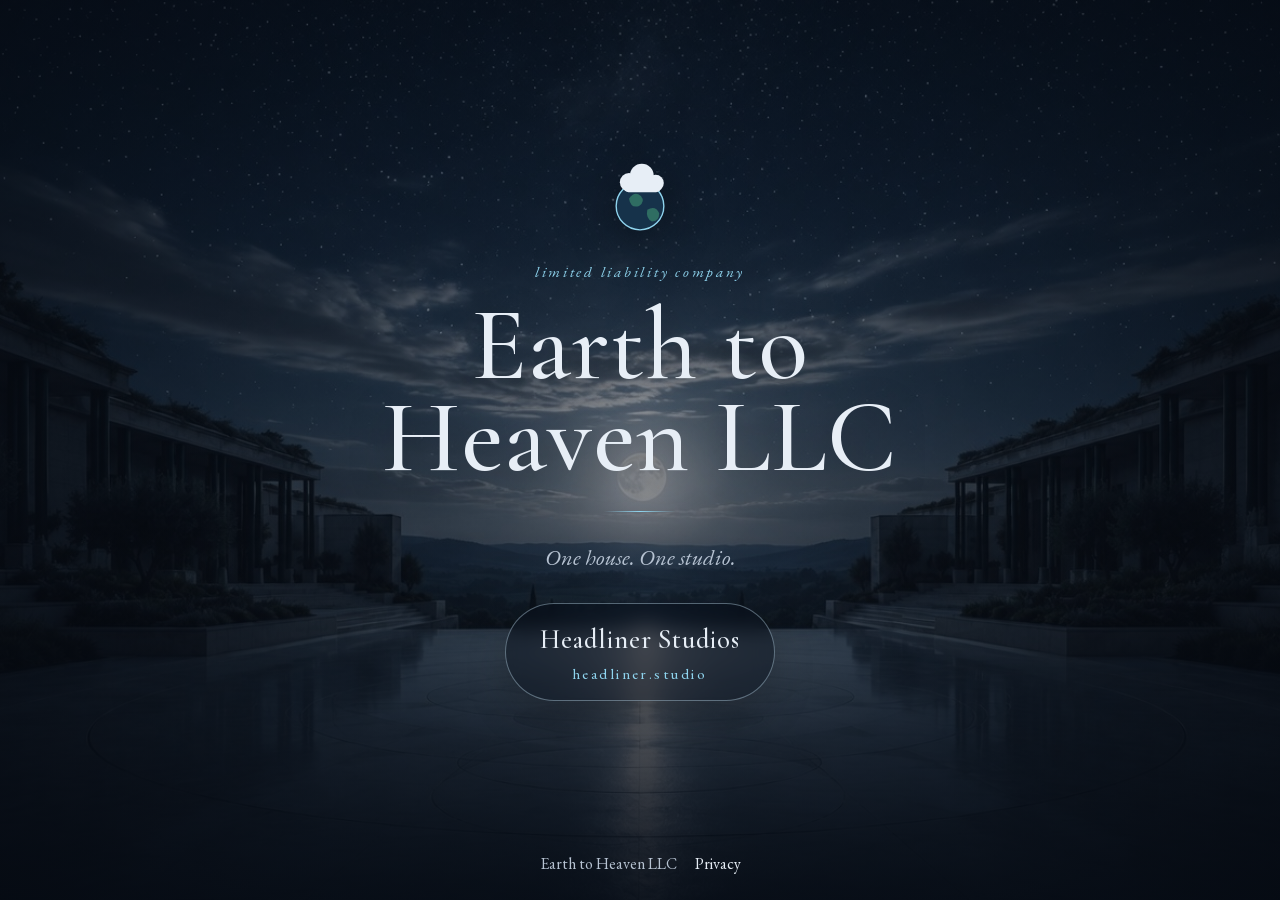
<file: index.html>
<!doctype html>
<html lang="en">
<head>
<meta charset="utf-8">
<meta name="viewport" content="width=device-width, initial-scale=1">
<title>Earth to Heaven LLC</title>
<meta name="description" content="Earth to Heaven LLC. Home of Headliner Studios.">
<link rel="icon" href="/favicon.svg" type="image/svg+xml">
<link rel="stylesheet" href="/styles.css">
</head>
<body>
  <div class="sky" aria-hidden="true"></div>
  <div class="veil" aria-hidden="true"></div>
  <div class="frame">
    <main>
      <svg class="logo" width="88" height="88" viewBox="0 0 96 96" role="img" aria-label="Earth and cloud">
        <circle cx="48" cy="60" r="26" fill="#16324a" stroke="#8fd4ee" stroke-width="1.5"/>
        <path d="M36 52 q6 -9 13 -3 q5 6 -2 11 q-9 3 -11 -8z" fill="#2f6d62"/>
        <path d="M56 64 q9 -5 13 4 q0 9 -8 9 q-7 -4 -5 -13z" fill="#2f6d62"/>
        <g fill="#e7eef6">
          <circle cx="36" cy="34" r="10"/>
          <circle cx="50" cy="27" r="13"/>
          <circle cx="65" cy="35" r="9"/>
          <rect x="30" y="34" width="41" height="11" rx="5.5"/>
        </g>
      </svg>
      <p class="kicker">limited liability company</p>
      <h1>Earth to Heaven LLC</h1>
      <div class="rule" aria-hidden="true"></div>
      <p class="lede">One house. One studio.</p>
      <a class="brand" href="https://headliner.studio">
        <strong>Headliner Studios</strong>
        <span>headliner.studio</span>
      </a>
    </main>
    <footer class="foot">
      <p>Earth to Heaven LLC</p>
      <a href="/privacy.html">Privacy</a>
    </footer>
  </div>
</body>
</html>
</file>
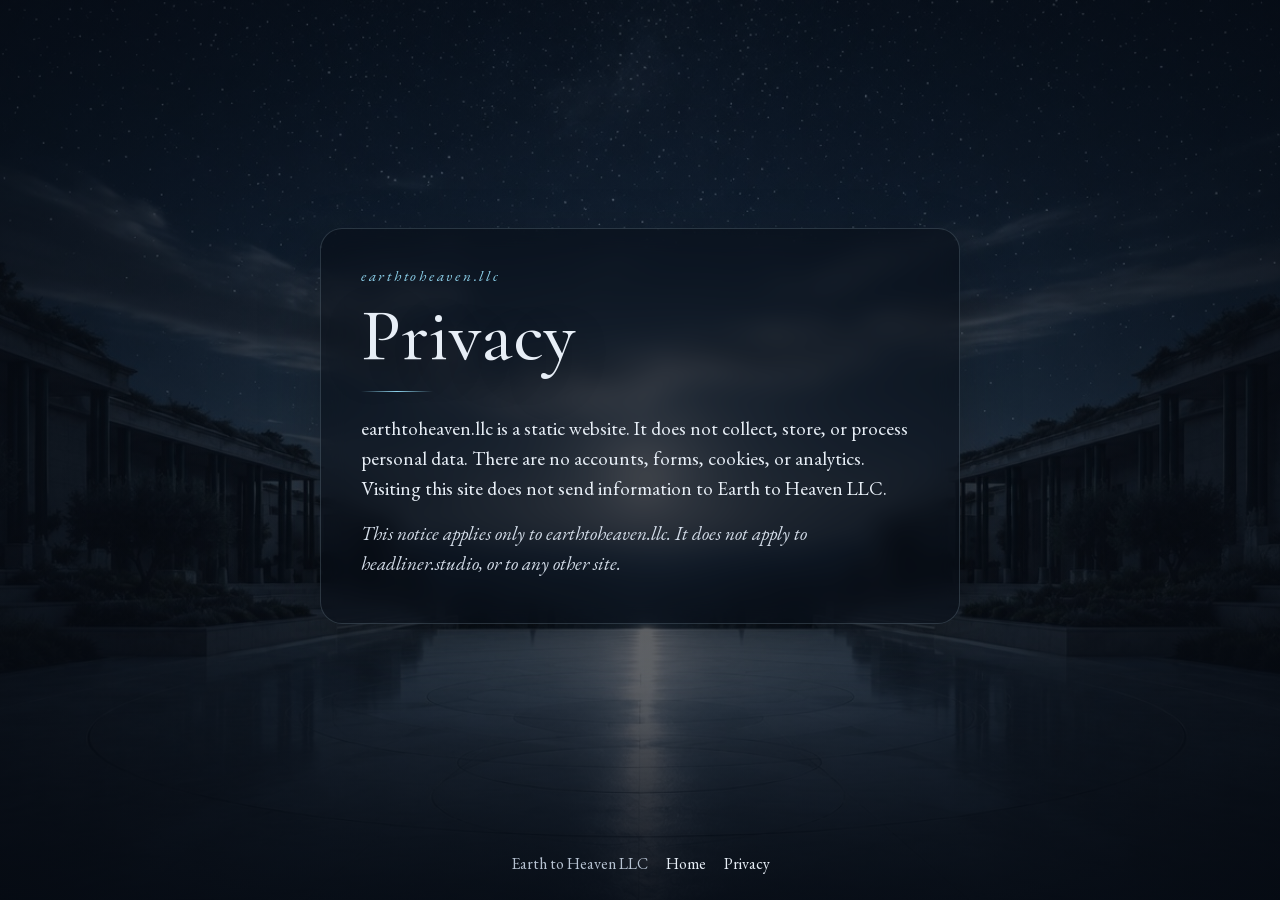
<file: privacy.html>
<!doctype html>
<html lang="en">
<head>
<meta charset="utf-8">
<meta name="viewport" content="width=device-width, initial-scale=1">
<title>Privacy — Earth to Heaven LLC</title>
<meta name="description" content="Privacy notice for earthtoheaven.llc. This static site collects no data.">
<link rel="icon" href="/favicon.svg" type="image/svg+xml">
<link rel="stylesheet" href="/styles.css">
</head>
<body>
  <div class="sky" aria-hidden="true"></div>
  <div class="veil" aria-hidden="true"></div>
  <div class="frame">
    <main>
      <article class="sheet">
        <p class="kicker">earthtoheaven.llc</p>
        <h1>Privacy</h1>
        <div class="rule" aria-hidden="true"></div>
        <div class="text">
          <p>earthtoheaven.llc is a static website. It does not collect, store, or process personal data. There are no accounts, forms, cookies, or analytics. Visiting this site does not send information to Earth to Heaven LLC.</p>
          <p class="quiet">This notice applies only to earthtoheaven.llc. It does not apply to headliner.studio, or to any other site.</p>
        </div>
      </article>
    </main>
    <footer class="foot">
      <p>Earth to Heaven LLC</p>
      <a href="/">Home</a>
      <a href="/privacy.html">Privacy</a>
    </footer>
  </div>
</body>
</html>
</file>
<file: styles.css>
@font-face {
  font-family: "Cormorant Garamond";
  font-style: normal;
  font-weight: 500;
  font-display: swap;
  src: url("/assets/fonts/cormorant-garamond-500.woff2") format("woff2");
}

@font-face {
  font-family: "EB Garamond";
  font-style: normal;
  font-weight: 400;
  font-display: swap;
  src: url("/assets/fonts/eb-garamond-400.woff2") format("woff2");
}

@font-face {
  font-family: "EB Garamond";
  font-style: italic;
  font-weight: 400;
  font-display: swap;
  src: url("/assets/fonts/eb-garamond-400-italic.woff2") format("woff2");
}

:root {
  --ink: #071018;
  --moon: #e7eef6;
  --mist: #b7c3d2;
  --line: rgba(186, 214, 230, 0.42);
  --accent: #8fd4ee;
  --glass: rgba(6, 14, 24, 0.42);
}

* { box-sizing: border-box; }

html, body { height: 100%; }

body {
  margin: 0;
  min-height: 100%;
  color: var(--moon);
  font-family: "EB Garamond", Georgia, "Times New Roman", serif;
  font-size: 1.125rem;
  line-height: 1.55;
  background: var(--ink);
}

::selection {
  background: rgba(143, 212, 238, 0.35);
  color: #fff;
}

a { color: inherit; }

.sky,
.veil {
  position: fixed;
  inset: 0;
  pointer-events: none;
}

.sky {
  background:
    url("/assets/hero-night.jpg") center / cover no-repeat;
}

.veil {
  background:
    radial-gradient(ellipse at 50% 42%, rgba(7, 14, 24, 0.28) 0%, rgba(7, 14, 24, 0.5) 46%, rgba(5, 10, 18, 0.78) 100%),
    linear-gradient(to top, rgba(5, 10, 18, 0.82) 0%, rgba(5, 10, 18, 0.15) 32%, rgba(5, 10, 18, 0.35) 100%);
}

.frame {
  position: relative;
  z-index: 1;
  min-height: 100svh;
  display: flex;
  flex-direction: column;
  padding: 28px 24px 22px;
}

main {
  flex: 1;
  display: flex;
  flex-direction: column;
  align-items: center;
  justify-content: center;
  text-align: center;
  width: min(720px, 100%);
  margin: 0 auto;
}

.logo {
  display: block;
  margin: 0 auto 22px;
  filter: drop-shadow(0 10px 24px rgba(0, 0, 0, 0.35));
}

.kicker {
  margin: 0 0 14px;
  font-family: "EB Garamond", Georgia, serif;
  font-size: 0.95rem;
  font-style: italic;
  letter-spacing: 0.18em;
  text-transform: lowercase;
  color: var(--accent);
}

h1 {
  margin: 0;
  font-family: "Cormorant Garamond", Georgia, serif;
  font-weight: 500;
  font-size: clamp(3.4rem, 11vw, 6.4rem);
  line-height: 0.9;
  letter-spacing: 0.01em;
  text-wrap: balance;
  text-shadow: 0 10px 40px rgba(0, 0, 0, 0.35);
}

.rule {
  width: 72px;
  height: 1px;
  margin: 28px auto;
  background: linear-gradient(90deg, transparent, var(--accent), transparent);
}

.lede {
  margin: 0 0 28px;
  max-width: 28rem;
  color: var(--mist);
  font-size: clamp(1.15rem, 2.4vw, 1.4rem);
  font-style: italic;
}

.brand {
  display: inline-flex;
  flex-direction: column;
  align-items: center;
  gap: 2px;
  min-width: 220px;
  padding: 16px 34px 14px;
  border: 1px solid var(--line);
  border-radius: 999px;
  background: var(--glass);
  color: var(--moon);
  text-decoration: none;
  backdrop-filter: blur(10px);
  -webkit-backdrop-filter: blur(10px);
  box-shadow: 0 16px 40px rgba(0, 0, 0, 0.22);
  transition: border-color 0.2s ease, background 0.2s ease, transform 0.2s ease;
}

.brand strong {
  font-family: "Cormorant Garamond", Georgia, serif;
  font-weight: 500;
  font-size: 1.65rem;
  letter-spacing: 0.03em;
}

.brand span {
  font-size: 0.95rem;
  letter-spacing: 0.16em;
  color: var(--accent);
}

.brand:hover {
  border-color: var(--accent);
  background: rgba(143, 212, 238, 0.12);
  transform: translateY(-2px);
}

.brand:focus-visible,
.foot a:focus-visible,
.text a:focus-visible,
.home-link:focus-visible {
  outline: 2px solid var(--accent);
  outline-offset: 3px;
}

.foot {
  display: flex;
  justify-content: center;
  align-items: baseline;
  gap: 18px;
  margin: 0;
  padding-top: 28px;
  color: var(--mist);
  font-size: 1rem;
}

.foot p { margin: 0; }

.foot a {
  color: var(--moon);
  text-decoration: none;
  border-bottom: 1px solid transparent;
}

.foot a:hover { border-bottom-color: var(--accent); }

.sheet {
  width: min(40rem, 100%);
  text-align: left;
  padding: 36px 40px 28px;
  border: 1px solid rgba(186, 214, 230, 0.18);
  border-radius: 22px;
  background: rgba(6, 12, 20, 0.55);
  backdrop-filter: blur(12px);
  -webkit-backdrop-filter: blur(12px);
  box-shadow: 0 24px 60px rgba(0, 0, 0, 0.28);
}

.sheet h1 {
  font-size: clamp(3rem, 8vw, 4.6rem);
  text-align: left;
}

.sheet .rule {
  margin: 22px 0 22px;
}

.text p {
  margin: 0 0 1rem;
  color: var(--moon);
  font-size: 1.2rem;
}

.text p.quiet {
  color: #d5deea;
  font-style: italic;
}

.text a {
  color: var(--accent);
}

.home-link {
  display: inline-block;
  margin-top: 8px;
  font-family: "Cormorant Garamond", Georgia, serif;
  font-size: clamp(2rem, 6vw, 3rem);
  line-height: 1;
  color: var(--moon);
  text-decoration: none;
  border-bottom: 1px solid var(--accent);
}

.home-link:hover { color: var(--accent); }

.miss {
  margin: 0 0 18px;
  color: var(--mist);
  font-style: italic;
  font-size: 1.35rem;
}

@media (max-width: 640px) {
  .frame { padding: 22px 18px 16px; }
  .sheet { padding: 28px 22px 20px; }
  .foot {
    gap: 8px 16px;
    flex-wrap: wrap;
  }
}

@media (prefers-reduced-motion: no-preference) {
  main {
    animation: rise 0.7s ease both;
  }
}

@keyframes rise {
  from { opacity: 0; transform: translateY(10px); }
  to { opacity: 1; transform: none; }
}
</file>
